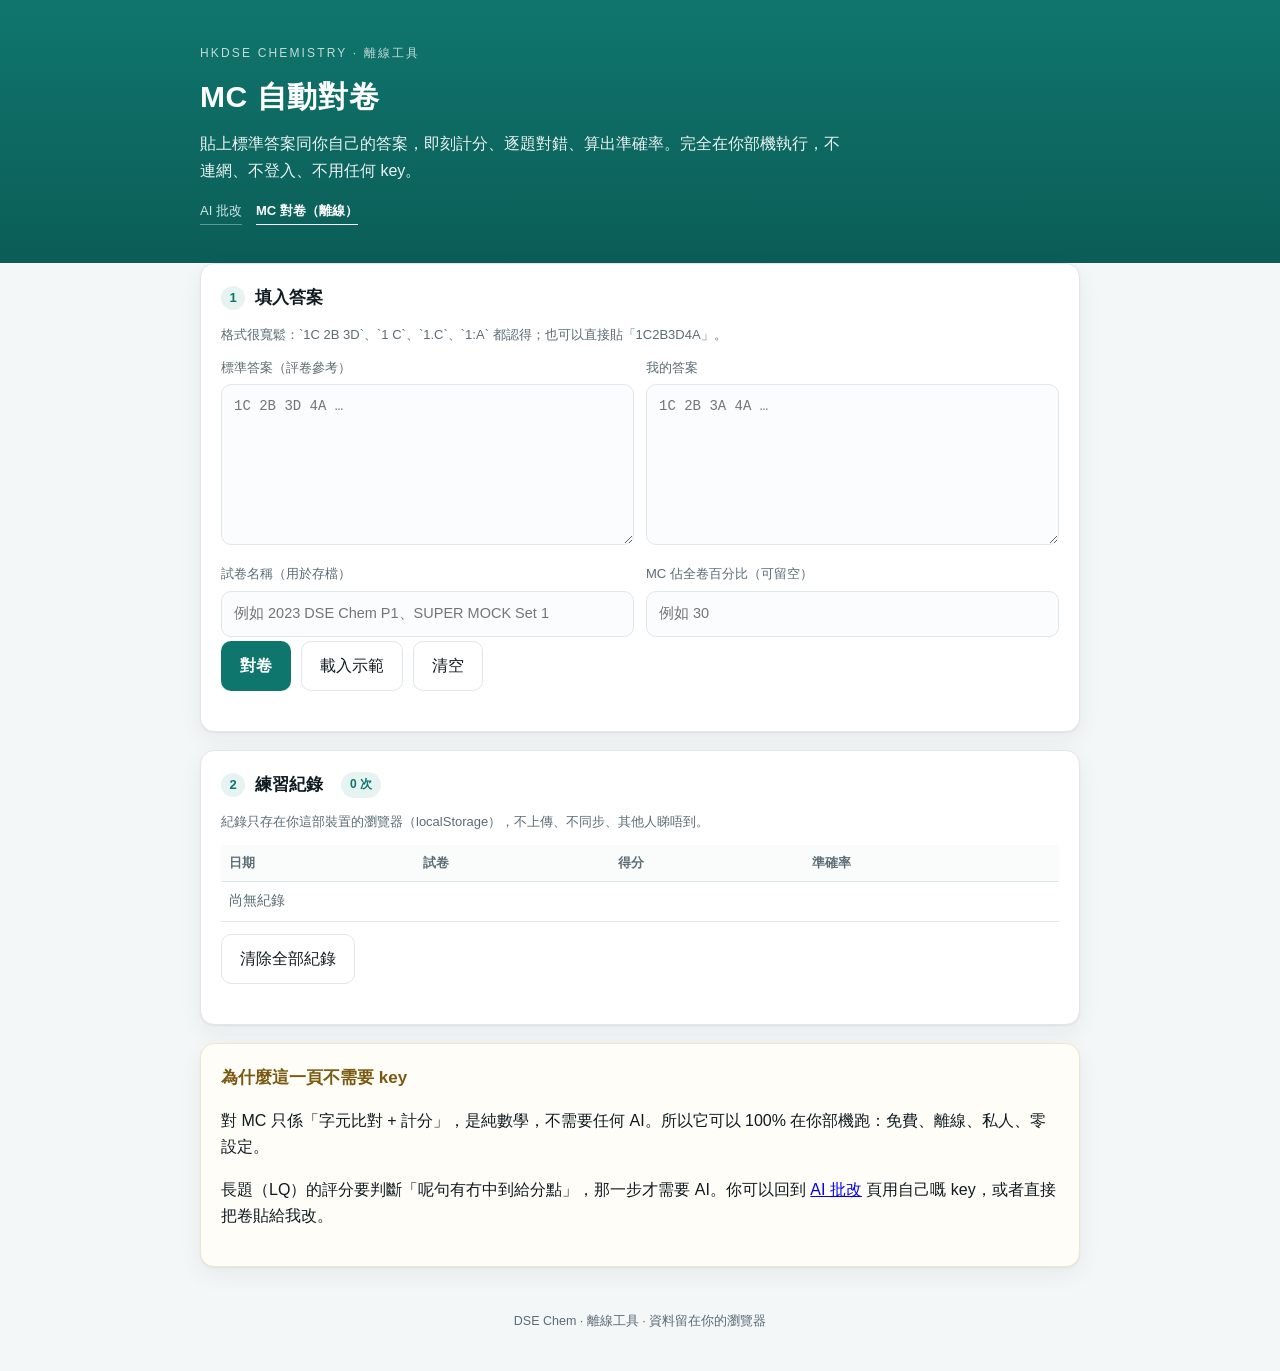
<file: offline.html>
<!DOCTYPE html>
<html lang="zh-Hant">
<head>
<meta charset="utf-8" />
<meta name="viewport" content="width=device-width, initial-scale=1" />
<title>MC 自動對卷 · 離線模式</title>
<link rel="stylesheet" href="./styles.css" />
<style>
  .nav{display:flex;gap:14px;font-size:13px;margin-top:14px}
  .nav a{color:#cfe9e4;text-decoration:none;border-bottom:1px solid rgba(255,255,255,.35);padding-bottom:2px}
  .nav a.on{color:#fff;border-color:#fff;font-weight:600}
  .row{display:grid;grid-template-columns:1fr 1fr;gap:12px}
  @media(max-width:700px){.row{grid-template-columns:1fr}}
  .keybox{font-family:ui-monospace,Menlo,Consolas,monospace;font-size:14px}
  .badge{display:inline-block;font-size:12px;padding:3px 9px;border-radius:999px;background:#e6f3f1;color:#0f766e;margin-left:8px}
  .list{margin:0;padding-left:0;list-style:none}
  .list li{padding:8px 10px;border-bottom:1px solid var(--line);font-size:14px}
  .list li b{color:var(--warn)}
  .hist{width:100%;border-collapse:collapse;font-size:13.5px}
  .hist th,.hist td{padding:8px;border-bottom:1px solid var(--line);text-align:left}
  .hist th{color:var(--muted);font-weight:600;font-size:12.5px}
</style>
</head>
<body>

<header class="hero">
  <div class="wrap">
    <p class="kicker">HKDSE CHEMISTRY · 離線工具</p>
    <h1>MC 自動對卷</h1>
    <p class="lede">貼上標準答案同你自己的答案，即刻計分、逐題對錯、算出準確率。完全在你部機執行，不連網、不登入、不用任何 key。</p>
    <div class="nav">
      <a href="./index.html">AI 批改</a>
      <a href="./offline.html" class="on">MC 對卷（離線）</a>
    </div>
  </div>
</header>

<main class="wrap">

  <section class="card">
    <h2><span class="num">1</span>填入答案</h2>
    <p class="hint">格式很寬鬆：`1C 2B 3D`、`1 C`、`1.C`、`1:A` 都認得；也可以直接貼「1C2B3D4A」。</p>
    <div class="row">
      <label>標準答案（評卷參考）
        <textarea id="key" class="keybox" rows="6" placeholder="1C 2B 3D 4A …"></textarea>
      </label>
      <label>我的答案
        <textarea id="mine" class="keybox" rows="6" placeholder="1C 2B 3A 4A …"></textarea>
      </label>
    </div>
    <div class="row" style="margin-top:12px">
      <label>試卷名稱（用於存檔）
        <input id="paper" type="text" placeholder="例如 2023 DSE Chem P1、SUPER MOCK Set 1" />
      </label>
      <label>MC 佔全卷百分比（可留空）
        <input id="weight" type="text" placeholder="例如 30" />
      </label>
    </div>
    <div class="actions">
      <button id="run" class="primary">對卷</button>
      <button id="demo" class="ghost">載入示範</button>
      <button id="clear" class="ghost">清空</button>
      <span id="status" class="status"></span>
    </div>
  </section>

  <section id="result" class="card result hidden">
    <div class="scoreband">
      <div><p class="tiny">MC 得分</p><p id="total" class="total">–</p></div>
      <div class="meter"><div id="bar" class="meterfill"></div></div>
      <div class="pct"><p class="tiny">準確率</p><p id="percent" class="pctnum">–</p></div>
    </div>
    <div id="verdict" class="verdict"></div>
    <h3 style="font-size:14px;color:var(--muted);margin:16px 0 4px">錯題清單</h3>
    <ul id="wrong" class="list"></ul>
    <p id="none" class="tiny" style="display:none">全對，無錯題。</p>
    <div class="actions" style="margin-top:16px">
      <button id="save" class="ghost">存入紀錄</button>
      <button id="export" class="ghost">下載 Markdown</button>
    </div>
  </section>

  <section class="card">
    <h2><span class="num">2</span>練習紀錄<span id="cnt" class="badge">0 次</span></h2>
    <p class="hint">紀錄只存在你這部裝置的瀏覽器（localStorage），不上傳、不同步、其他人睇唔到。</p>
    <table class="hist">
      <thead><tr><th>日期</th><th>試卷</th><th>得分</th><th>準確率</th></tr></thead>
      <tbody id="hist"></tbody>
    </table>
    <div class="actions" style="margin-top:12px">
      <button id="wipe" class="ghost">清除全部紀錄</button>
    </div>
  </section>

  <section class="card notice">
    <h2>為什麼這一頁不需要 key</h2>
    <p>對 MC 只係「字元比對 + 計分」，是純數學，不需要任何 AI。所以它可以 100% 在你部機跑：免費、離線、私人、零設定。</p>
    <p>長題（LQ）的評分要判斷「呢句有冇中到給分點」，那一步才需要 AI。你可以回到 <a href="./index.html">AI 批改</a> 頁用自己嘅 key，或者直接把卷貼給我改。</p>
  </section>

</main>

<footer class="foot"><div class="wrap">DSE Chem · 離線工具 · 資料留在你的瀏覽器</div></footer>

<script src="./offline.js"></script>
</body>
</html>
</file>
<file: styles.css>
:root{
  --ink:#101b21; --muted:#5b6b74; --line:#dfe7ea;
  --bg:#f4f7f8; --card:#fff; --brand:#0f766e; --brand-soft:#e6f3f1;
  --warn:#b3541e; --ok:#0f766e; --shadow:0 1px 2px rgba(16,27,33,.06),0 8px 24px rgba(16,27,33,.06);
}
*{box-sizing:border-box}
html{-webkit-text-size-adjust:100%}
body{margin:0;background:var(--bg);color:var(--ink);
  font-family:-apple-system,BlinkMacSystemFont,"Segoe UI","Noto Sans TC","PingFang TC","Microsoft JhengHei",sans-serif;
  line-height:1.65;font-size:16px}
.wrap{max-width:920px;margin:0 auto;padding:0 20px}

.hero{background:linear-gradient(180deg,#0f766e 0%,#0b5d57 100%);color:#fff;padding:44px 0 38px}
.kicker{letter-spacing:.18em;font-size:12px;opacity:.75;margin:0 0 8px}
h1{margin:0;font-size:30px;letter-spacing:.02em}
.lede{margin:10px 0 16px;opacity:.92;max-width:640px}
.chips{display:flex;gap:8px;flex-wrap:wrap}
.chips span{font-size:12.5px;padding:5px 12px;border-radius:999px;background:rgba(255,255,255,.14);border:1px solid rgba(255,255,255,.22)}

main{padding:24px 0 8px}
.card{background:var(--card);border:1px solid var(--line);border-radius:14px;padding:20px;margin:0 0 18px;box-shadow:var(--shadow)}
.card h2{font-size:17px;margin:0 0 12px;display:flex;align-items:center;gap:10px}
.num{width:24px;height:24px;border-radius:50%;background:var(--brand-soft);color:var(--brand);
  display:inline-flex;align-items:center;justify-content:center;font-size:13px;font-weight:700}
.hint,.tiny{color:var(--muted);font-size:13px;margin:0 0 12px}
.tiny{font-size:12px}

.grid2{display:grid;grid-template-columns:1fr 1fr;gap:12px}
@media(max-width:640px){.grid2{grid-template-columns:1fr}.span2{grid-column:auto}}
.span2{grid-column:1 / -1}
label{display:block;font-size:13px;color:var(--muted)}
label.block{margin-top:14px}
input,select,textarea{width:100%;margin-top:6px;padding:10px 12px;border:1px solid var(--line);border-radius:10px;
  font:inherit;font-size:14.5px;color:var(--ink);background:#fbfcfd}
input:focus,select:focus,textarea:focus{outline:2px solid #9ed8cf;outline-offset:0;border-color:var(--brand)}
textarea{resize:vertical}

.drop{border:1.5px dashed #bcd3d6;border-radius:12px;padding:26px;text-align:center;cursor:pointer;background:#fbfdfd;transition:.15s}
.drop:hover,.drop.over{background:var(--brand-soft);border-color:var(--brand)}
.thumbs{display:flex;gap:10px;flex-wrap:wrap;margin-top:12px}
.thumbs figure{margin:0;width:104px}
.thumbs img{width:100%;border-radius:8px;border:1px solid var(--line);display:block}
.thumbs figcaption{font-size:11px;color:var(--muted);text-align:center;margin-top:4px}

.actions{display:flex;align-items:center;gap:10px;margin:4px 0 20px;flex-wrap:wrap}
button{cursor:pointer;font:inherit;border-radius:10px;padding:11px 18px;border:1px solid transparent}
.primary{background:var(--brand);color:#fff;font-weight:600}
.primary:disabled{opacity:.55;cursor:not-allowed}
.ghost{background:#fff;border-color:var(--line);color:var(--ink)}
.status{font-size:13px;color:var(--muted)}

.result.hidden{display:none}
.scoreband{display:grid;grid-template-columns:auto 1fr auto;align-items:center;gap:16px;margin-bottom:8px}
.total{font-size:30px;font-weight:700;margin:0;letter-spacing:-.01em}
.meter{height:8px;background:#eef2f3;border-radius:99px;overflow:hidden}
.meterfill{height:100%;width:0;background:var(--brand);transition:width .4s ease}
.pctnum{font-size:20px;font-weight:700;margin:0}
.verdict{background:#f6f9f9;border-left:3px solid var(--brand);padding:10px 14px;border-radius:6px;font-size:14px;margin:14px 0}

.tablewrap{overflow-x:auto;margin:8px 0 6px}
table{width:100%;border-collapse:collapse;font-size:14px}
th,td{text-align:left;padding:10px 10px;border-bottom:1px solid var(--line);vertical-align:top}
th{font-size:12.5px;color:var(--muted);font-weight:600;background:#fafcfc}
td.q{font-weight:600;white-space:nowrap}
td.m{white-space:nowrap}
.lost{color:var(--warn)}

.two{display:grid;grid-template-columns:1fr 1fr;gap:18px;margin-top:12px}
@media(max-width:640px){.two{grid-template-columns:1fr}}
.two h3{font-size:14px;margin:0 0 6px;color:var(--muted);font-weight:600}
.two ul{margin:0;padding-left:18px;font-size:14px}

.notice{background:#fffdf7;border-color:#f0e6cf}
.notice h2{color:#7a5a12}
.notice ul{margin:8px 0;padding-left:20px;font-size:14.5px}

.foot{padding:26px 0 40px;color:var(--muted);font-size:12.5px;text-align:center}
code{background:#eef2f3;padding:1px 5px;border-radius:4px;font-size:12.5px}
</file>
